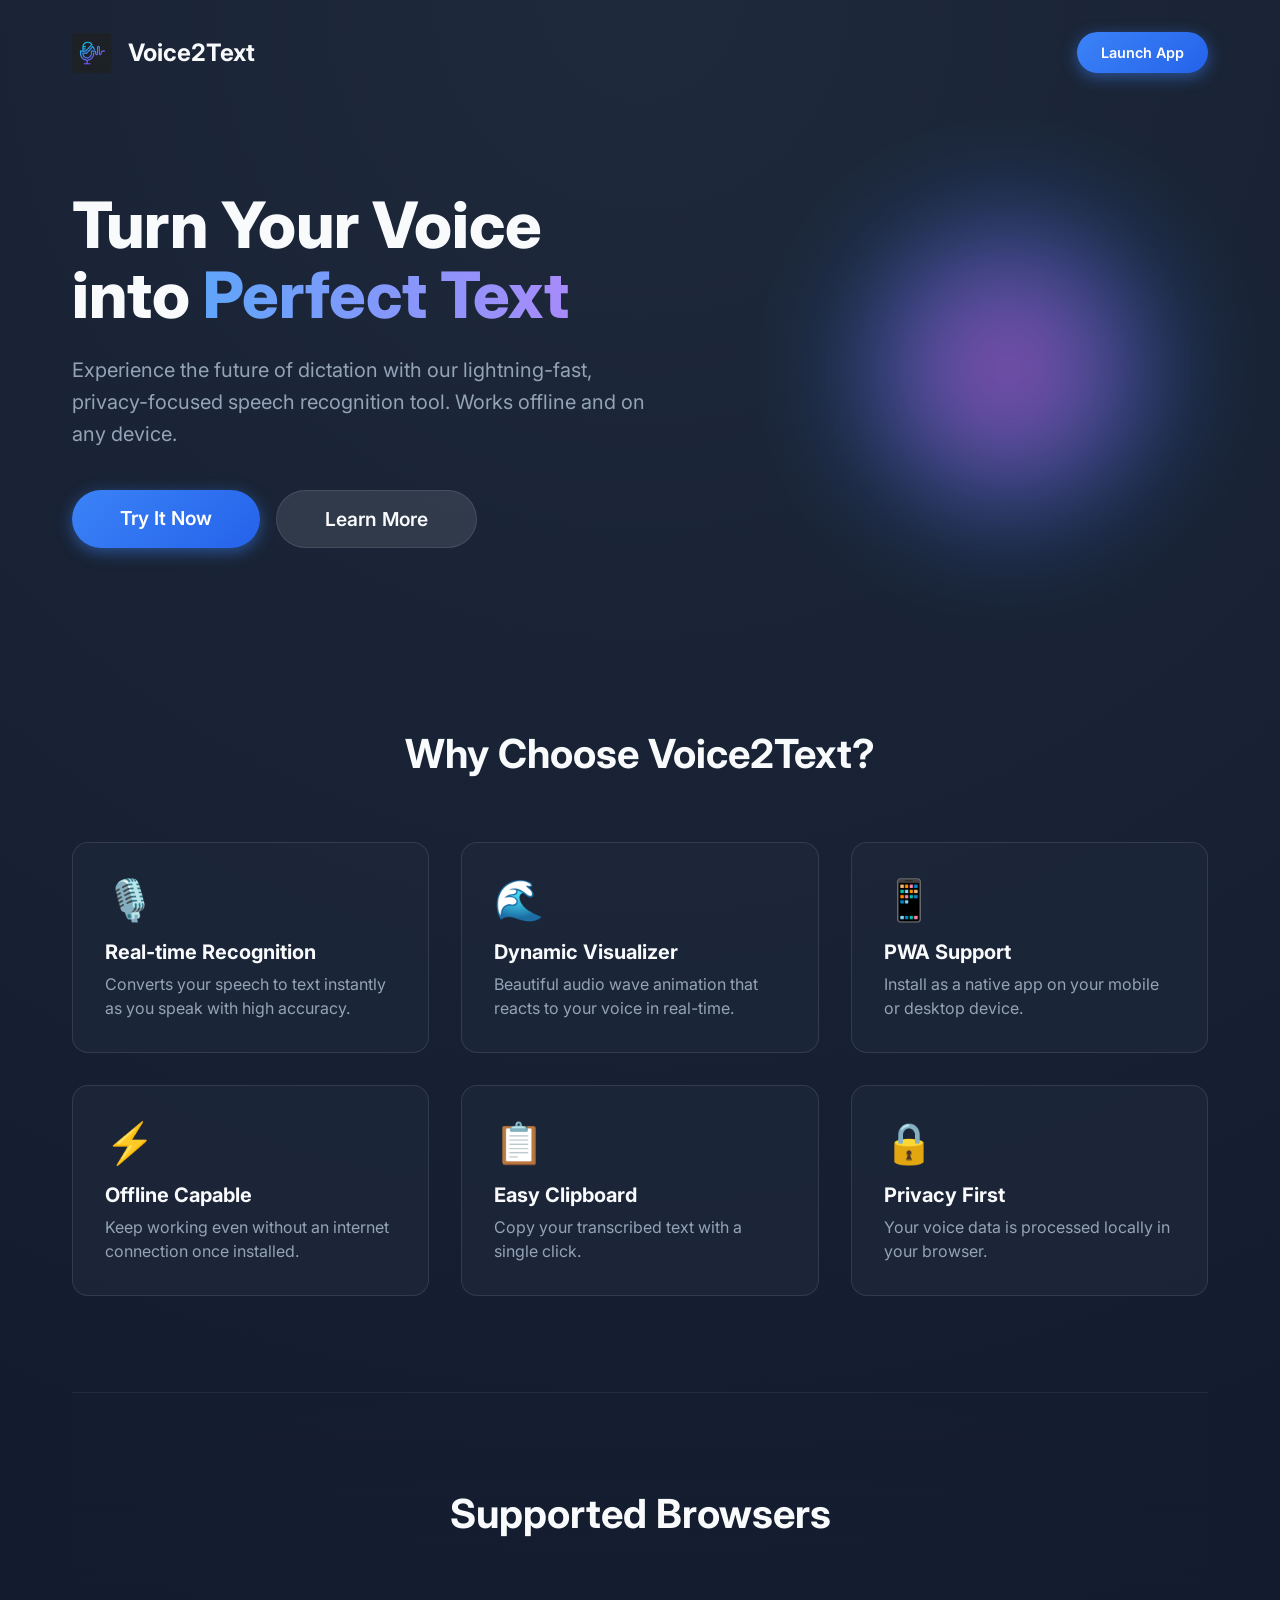
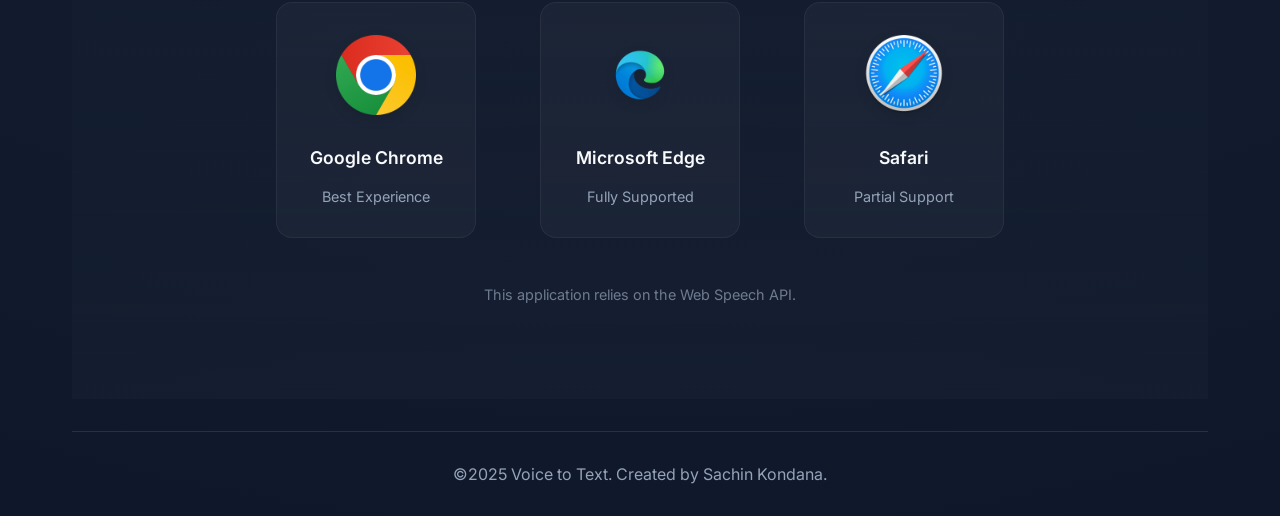
<file: index.html>
<!DOCTYPE html>
<html lang="en">

<head>
    <meta charset="UTF-8">
    <meta name="viewport" content="width=device-width, initial-scale=1.0">
    <title>Voice to Text - Convert Speech Instantly</title>
    <meta name="description"
        content="A modern, responsive web application that converts speech to text instantly using the Web Speech API.">

    <!-- Favicons -->
    <link rel="icon" type="image/x-icon" href="favicon.ico">
    <link rel="icon" type="image/png" sizes="16x16" href="favicon-16x16.png">
    <link rel="icon" type="image/png" sizes="32x32" href="favicon-32x32.png">
    <link rel="apple-touch-icon" sizes="180x180" href="apple-touch-icon.png">

    <!-- PWA Manifest -->
    <link rel="manifest" href="manifest.json">
    <link rel="sitemap" type="application/xml" href="/sitemap.xml">

    <!-- Stylesheets -->
    <link rel="stylesheet" href="style.css">
    <link rel="preconnect" href="https://fonts.googleapis.com">
    <link rel="preconnect" href="https://fonts.gstatic.com" crossorigin>
    <link href="https://fonts.googleapis.com/css2?family=Inter:wght@300;400;500;600;700&display=swap" rel="stylesheet">
</head>

<body>
    <div class="landing-container">
        <nav class="landing-nav">
            <div class="logo">
                <img src="logo.png" alt="Voice to Text Logo" class="nav-logo">
                <span>Voice2Text</span>
            </div>
            <a href="app.html" class="btn-primary small">Launch App</a>
        </nav>

        <main class="hero-section">
            <div class="hero-content">
                <h1>Turn Your Voice into <span class="gradient-text">Perfect Text</span></h1>
                <p class="hero-subtitle">Experience the future of dictation with our lightning-fast, privacy-focused
                    speech recognition tool. Works offline and on any device.</p>
                <div class="hero-actions">
                    <a href="app.html" class="btn-primary large">Try It Now</a>
                    <a href="#features" class="btn-secondary large">Learn More</a>
                </div>
            </div>
            <div class="hero-visual">
                <!-- Abstract visual representation of voice waves -->
                <div class="visual-circle c1"></div>
                <div class="visual-circle c2"></div>
                <div class="visual-circle c3"></div>
            </div>
        </main>

        <section id="features" class="features-section">
            <h2>Why Choose Voice2Text?</h2>
            <div class="features-grid">
                <div class="feature-card">
                    <div class="feature-icon">🎙️</div>
                    <h3>Real-time Recognition</h3>
                    <p>Converts your speech to text instantly as you speak with high accuracy.</p>
                </div>
                <div class="feature-card">
                    <div class="feature-icon">🌊</div>
                    <h3>Dynamic Visualizer</h3>
                    <p>Beautiful audio wave animation that reacts to your voice in real-time.</p>
                </div>
                <div class="feature-card">
                    <div class="feature-icon">📱</div>
                    <h3>PWA Support</h3>
                    <p>Install as a native app on your mobile or desktop device.</p>
                </div>
                <div class="feature-card">
                    <div class="feature-icon">⚡</div>
                    <h3>Offline Capable</h3>
                    <p>Keep working even without an internet connection once installed.</p>
                </div>
                <div class="feature-card">
                    <div class="feature-icon">📋</div>
                    <h3>Easy Clipboard</h3>
                    <p>Copy your transcribed text with a single click.</p>
                </div>
                <div class="feature-card">
                    <div class="feature-icon">🔒</div>
                    <h3>Privacy First</h3>
                    <p>Your voice data is processed locally in your browser.</p>
                </div>
            </div>
        </section>

        <section class="browsers-section">
            <h2>Supported Browsers</h2>
            <div class="browsers-grid">
                <div class="browser-card">
                    <div class="browser-icon">
                        <img src="chrome.png" alt="Google Chrome">
                    </div>
                    <h3>Google Chrome</h3>
                    <p>Best Experience</p>
                </div>
                <div class="browser-card">
                    <div class="browser-icon">
                        <img src="edge.png" alt="Microsoft Edge">
                    </div>
                    <h3>Microsoft Edge</h3>
                    <p>Fully Supported</p>
                </div>
                <div class="browser-card">
                    <div class="browser-icon">
                        <img src="safari.png" alt="Safari">
                    </div>
                    <h3>Safari</h3>
                    <p>Partial Support</p>
                </div>
            </div>
            <p class="browser-note">This application relies on the Web Speech API.</p>
        </section>

        <footer class="landing-footer">
            <p>&copy;2025 Voice to Text. Created by Sachin Kondana.</p>
        </footer>
    </div>
</body>

</html>
</file>
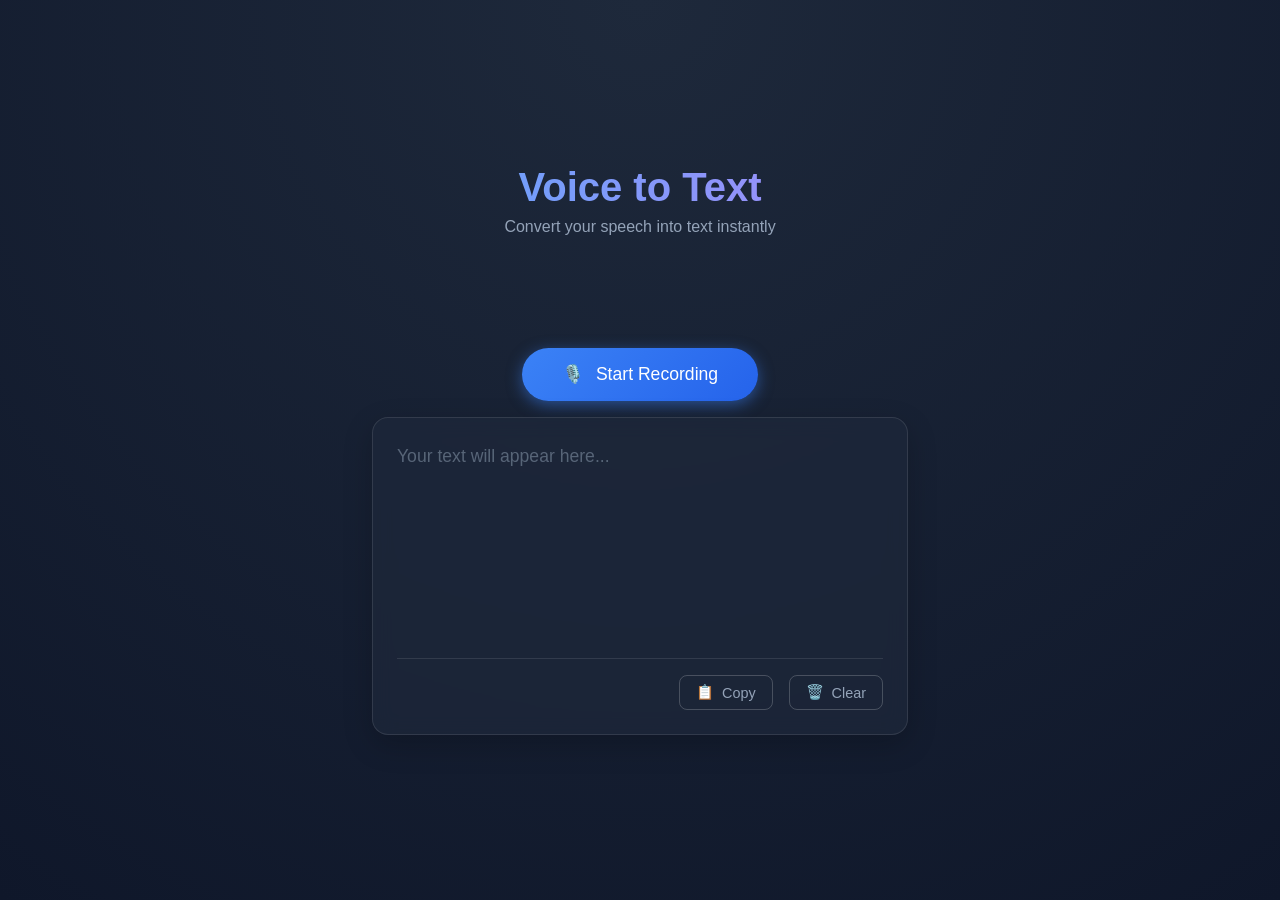
<file: app.html>
<!DOCTYPE html>
<html lang="en">

<head>
    <meta charset="UTF-8">
    <meta name="viewport" content="width=device-width, initial-scale=1.0">

    <!-- Apple PWA Meta Tags -->
    <meta name="apple-mobile-web-app-capable" content="yes">
    <meta name="apple-mobile-web-app-status-bar-style" content="black-translucent">
    <meta name="apple-mobile-web-app-title" content="Voice2Text">

    <!-- Favicons -->
    <link rel="icon" type="image/x-icon" href="favicon.ico">
    <link rel="icon" type="image/png" sizes="16x16" href="favicon-16x16.png">
    <link rel="icon" type="image/png" sizes="32x32" href="favicon-32x32.png">
    <link rel="apple-touch-icon" sizes="180x180" href="apple-touch-icon.png">

    <!-- PWA Manifest -->
    <link rel="manifest" href="manifest.json">
    <link rel="sitemap" type="application/xml" href="/sitemap.xml">

    <title>Voice to Text</title>

    <!-- Stylesheets -->
    <link rel="stylesheet" href="style.css">
</head>

<body>
    <div class="app-container">
        <header>
            <h1>Voice to Text</h1>
            <p>Convert your speech into text instantly</p>
        </header>

        <main>
            <div class="visualizer-container" id="visualizer">
                <div class="wave"></div>
                <div class="wave"></div>
                <div class="wave"></div>
                <div class="wave"></div>
                <div class="wave"></div>
            </div>

            <div class="controls">
                <button id="recordBtn" class="btn-record">
                    <span class="icon">🎙️</span>
                    <span class="text">Start Recording</span>
                </button>
            </div>

            <div class="output-container">
                <textarea id="transcript" placeholder="Your text will appear here..." readonly></textarea>
                <div class="actions">
                    <button id="copyBtn" class="btn-action" title="Copy to Clipboard">
                        <span class="icon">📋</span> Copy
                    </button>
                    <button id="clearBtn" class="btn-action" title="Clear Text">
                        <span class="icon">🗑️</span> Clear
                    </button>
                </div>
            </div>
        </main>
    </div>

    <script>
        if ('serviceWorker' in navigator) {
            window.addEventListener('load', () => {
                navigator.serviceWorker.register('./sw.js')
                    .then(registration => {
                        console.log('ServiceWorker registration successful with scope: ', registration.scope);
                    })
                    .catch(err => {
                        console.log('ServiceWorker registration failed: ', err);
                    });
            });
        }
    </script>
    <script src="script.js"></script>
</body>

</html>
</file>
<file: style.css>
:root {
    --bg-color: #0f172a;
    --card-bg: rgba(30, 41, 59, 0.7);
    --text-primary: #f8fafc;
    --text-secondary: #94a3b8;
    --accent-color: #3b82f6;
    --accent-glow: rgba(59, 130, 246, 0.5);
    --danger-color: #ef4444;
    --success-color: #22c55e;
    --font-family: 'Inter', sans-serif;
}

* {
    margin: 0;
    padding: 0;
    box-sizing: border-box;
}

body {
    font-family: var(--font-family);
    background-color: var(--bg-color);
    color: var(--text-primary);
    min-height: 100vh;
    display: flex;
    justify-content: center;
    align-items: center;
    overflow-x: hidden;
    background-image: radial-gradient(circle at 50% 0%, #1e293b 0%, #0f172a 100%);
}

.app-container {
    width: 100%;
    max-width: 600px;
    padding: 2rem;
    display: flex;
    flex-direction: column;
    gap: 2rem;
}

header {
    text-align: center;
}

header h1 {
    font-size: 2.5rem;
    font-weight: 600;
    margin-bottom: 0.5rem;
    background: linear-gradient(to right, #60a5fa, #a78bfa);
    background-clip: text;
    -webkit-background-clip: text;
    -webkit-text-fill-color: transparent;
}

header p {
    color: var(--text-secondary);
    font-size: 1rem;
}

/* Visualizer */
.visualizer-container {
    height: 80px;
    display: flex;
    justify-content: center;
    align-items: center;
    gap: 6px;
    opacity: 0;
    transition: opacity 0.3s ease;
}

.visualizer-container.active {
    opacity: 1;
}

.wave {
    width: 6px;
    height: 100%;
    background-color: var(--accent-color);
    border-radius: 10px;
    animation: wave 1s ease-in-out infinite;
}

.wave:nth-child(1) {
    animation-delay: 0.0s;
    height: 40%;
}

.wave:nth-child(2) {
    animation-delay: 0.1s;
    height: 70%;
}

.wave:nth-child(3) {
    animation-delay: 0.2s;
    height: 100%;
}

.wave:nth-child(4) {
    animation-delay: 0.3s;
    height: 70%;
}

.wave:nth-child(5) {
    animation-delay: 0.4s;
    height: 40%;
}

@keyframes wave {

    0%,
    100% {
        transform: scaleY(0.5);
    }

    50% {
        transform: scaleY(1.2);
    }
}

/* Controls */
.controls {
    display: flex;
    justify-content: center;
    margin-bottom: 1rem;
}

.btn-record {
    background: linear-gradient(135deg, var(--accent-color), #2563eb);
    border: none;
    border-radius: 50px;
    padding: 1rem 2.5rem;
    color: white;
    font-size: 1.1rem;
    font-weight: 500;
    cursor: pointer;
    display: flex;
    align-items: center;
    gap: 0.75rem;
    box-shadow: 0 4px 15px var(--accent-glow);
    transition: all 0.3s ease;
}

.btn-record:hover {
    transform: translateY(-2px);
    box-shadow: 0 6px 20px var(--accent-glow);
}

.btn-record.recording {
    background: linear-gradient(135deg, var(--danger-color), #dc2626);
    box-shadow: 0 4px 15px rgba(239, 68, 68, 0.5);
    animation: pulse 2s infinite;
}

@keyframes pulse {
    0% {
        box-shadow: 0 0 0 0 rgba(239, 68, 68, 0.7);
    }

    70% {
        box-shadow: 0 0 0 15px rgba(239, 68, 68, 0);
    }

    100% {
        box-shadow: 0 0 0 0 rgba(239, 68, 68, 0);
    }
}

/* Output Area */
.output-container {
    background-color: var(--card-bg);
    backdrop-filter: blur(10px);
    border: 1px solid rgba(255, 255, 255, 0.1);
    border-radius: 16px;
    padding: 1.5rem;
    display: flex;
    flex-direction: column;
    gap: 1rem;
    box-shadow: 0 10px 30px rgba(0, 0, 0, 0.2);
}

textarea {
    width: 100%;
    height: 200px;
    background: transparent;
    border: none;
    color: var(--text-primary);
    font-size: 1.1rem;
    line-height: 1.6;
    resize: none;
    outline: none;
    font-family: var(--font-family);
}

textarea::placeholder {
    color: rgba(148, 163, 184, 0.5);
}

.actions {
    display: flex;
    justify-content: flex-end;
    gap: 1rem;
    border-top: 1px solid rgba(255, 255, 255, 0.1);
    padding-top: 1rem;
}

.btn-action {
    background: transparent;
    border: 1px solid rgba(255, 255, 255, 0.2);
    color: var(--text-secondary);
    padding: 0.5rem 1rem;
    border-radius: 8px;
    cursor: pointer;
    display: flex;
    align-items: center;
    gap: 0.5rem;
    font-size: 0.9rem;
    transition: all 0.2s ease;
}

.btn-action:hover {
    background: rgba(255, 255, 255, 0.1);
    color: var(--text-primary);
    border-color: rgba(255, 255, 255, 0.3);
}

/* Landing Page Styles */
.landing-container {
    width: 100%;
    max-width: 1200px;
    margin: 0 auto;
    padding: 0 2rem;
    display: flex;
    flex-direction: column;
    min-height: 100vh;
}

.landing-nav {
    display: flex;
    justify-content: space-between;
    align-items: center;
    padding: 2rem 0;
}

.logo {
    display: flex;
    align-items: center;
    gap: 1rem;
    font-size: 1.5rem;
    font-weight: 700;
    color: var(--text-primary);
}

.nav-logo {
    width: 40px;
    height: 40px;
}

.btn-primary {
    background: linear-gradient(135deg, var(--accent-color), #2563eb);
    color: white;
    text-decoration: none;
    border-radius: 50px;
    font-weight: 600;
    transition: all 0.3s ease;
    box-shadow: 0 4px 15px var(--accent-glow);
}

.btn-primary:hover {
    transform: translateY(-2px);
    box-shadow: 0 6px 20px var(--accent-glow);
}

.btn-primary.small {
    padding: 0.75rem 1.5rem;
    font-size: 0.9rem;
}

.btn-primary.large {
    padding: 1rem 3rem;
    font-size: 1.2rem;
}

.btn-secondary {
    background: rgba(255, 255, 255, 0.1);
    color: var(--text-primary);
    text-decoration: none;
    border-radius: 50px;
    font-weight: 600;
    transition: all 0.3s ease;
    border: 1px solid rgba(255, 255, 255, 0.1);
}

.btn-secondary:hover {
    background: rgba(255, 255, 255, 0.2);
    transform: translateY(-2px);
}

.btn-secondary.large {
    padding: 1rem 3rem;
    font-size: 1.2rem;
}

.hero-section {
    display: flex;
    align-items: center;
    justify-content: space-between;
    padding: 4rem 0;
    flex: 1;
    position: relative;
}

.hero-content {
    max-width: 600px;
    z-index: 10;
}

.hero-content h1 {
    font-size: 4rem;
    line-height: 1.1;
    margin-bottom: 1.5rem;
    font-weight: 800;
}

.gradient-text {
    background: linear-gradient(to right, #60a5fa, #a78bfa);
    background-clip: text;
    -webkit-background-clip: text;
    -webkit-text-fill-color: transparent;
}

.hero-subtitle {
    font-size: 1.25rem;
    color: var(--text-secondary);
    margin-bottom: 2.5rem;
    line-height: 1.6;
}

.hero-actions {
    display: flex;
    gap: 1rem;
}

.hero-visual {
    position: relative;
    width: 400px;
    height: 400px;
    display: flex;
    justify-content: center;
    align-items: center;
}

.visual-circle {
    position: absolute;
    border-radius: 50%;
    background: var(--accent-color);
    filter: blur(60px);
    opacity: 0.4;
    animation: float 6s ease-in-out infinite;
}

.c1 {
    width: 300px;
    height: 300px;
    background: #3b82f6;
    animation-delay: 0s;
}

.c2 {
    width: 200px;
    height: 200px;
    background: #8b5cf6;
    animation-delay: -2s;
}

.c3 {
    width: 150px;
    height: 150px;
    background: #ec4899;
    animation-delay: -4s;
}

@keyframes float {

    0%,
    100% {
        transform: translate(0, 0) scale(1);
    }

    33% {
        transform: translate(30px, -50px) scale(1.1);
    }

    66% {
        transform: translate(-20px, 20px) scale(0.9);
    }
}

.features-section {
    padding: 6rem 0;
}

.features-section h2 {
    text-align: center;
    font-size: 2.5rem;
    margin-bottom: 4rem;
    color: var(--text-primary);
}

.features-grid {
    display: grid;
    grid-template-columns: repeat(auto-fit, minmax(300px, 1fr));
    gap: 2rem;
}

.feature-card {
    background: var(--card-bg);
    padding: 2rem;
    border-radius: 16px;
    border: 1px solid rgba(255, 255, 255, 0.1);
    transition: transform 0.3s ease;
}

.feature-card:hover {
    transform: translateY(-5px);
    background: rgba(30, 41, 59, 0.9);
}

.feature-icon {
    font-size: 2.5rem;
    margin-bottom: 1rem;
}

.feature-card h3 {
    font-size: 1.25rem;
    margin-bottom: 0.5rem;
    color: var(--text-primary);
}

.feature-card p {
    color: var(--text-secondary);
    line-height: 1.5;
}

.landing-footer {
    text-align: center;
    padding: 2rem 0;
    color: var(--text-secondary);
    border-top: 1px solid rgba(255, 255, 255, 0.1);
    margin-top: 2rem;
}

@media (max-width: 1024px) {
    .landing-container {
        padding: 0 1.5rem;
    }

    .hero-content h1 {
        font-size: 3.5rem;
    }
}

@media (max-width: 768px) {
    .landing-nav {
        flex-direction: column;
        gap: 1rem;
    }

    .hero-section {
        flex-direction: column;
        text-align: center;
        padding: 2rem 0;
    }

    .hero-content h1 {
        font-size: 2.5rem;
    }

    .hero-subtitle {
        font-size: 1.1rem;
    }

    .hero-actions {
        justify-content: center;
        flex-direction: column;
        width: 100%;
        max-width: 300px;
        margin: 0 auto;
    }

    .btn-primary.large,
    .btn-secondary.large {
        width: 100%;
        padding: 1rem;
    }

    .hero-visual {
        display: none;
    }

    .features-section {
        padding: 4rem 0;
    }

    .features-section h2 {
        font-size: 2rem;
        margin-bottom: 3rem;
    }

    .browsers-section {
        padding: 4rem 0;
    }

    .browsers-grid {
        gap: 2rem;
    }
}

@media (max-width: 480px) {
    .hero-content h1 {
        font-size: 2rem;
    }

    .features-grid {
        grid-template-columns: 1fr;
    }

    .browser-card {
        width: 100%;
        max-width: 280px;
    }
}

/* Browser Section Styles */
.browsers-section {
    padding: 6rem 0;
    text-align: center;
    background: linear-gradient(180deg, rgba(15, 23, 42, 0) 0%, rgba(30, 41, 59, 0.3) 100%);
    border-top: 1px solid rgba(255, 255, 255, 0.05);
}

.browsers-section h2 {
    font-size: 2.5rem;
    margin-bottom: 4rem;
    color: var(--text-primary);
}

.browsers-grid {
    display: flex;
    justify-content: center;
    gap: 4rem;
    flex-wrap: wrap;
    margin-bottom: 3rem;
}

.browser-card {
    display: flex;
    flex-direction: column;
    align-items: center;
    gap: 1rem;
    padding: 2rem;
    border-radius: 16px;
    background: rgba(255, 255, 255, 0.03);
    border: 1px solid rgba(255, 255, 255, 0.05);
    transition: all 0.3s ease;
    width: 200px;
}

.browser-card:hover {
    transform: translateY(-5px);
    background: rgba(255, 255, 255, 0.05);
    border-color: rgba(255, 255, 255, 0.1);
}

.browser-icon {
    width: 80px;
    height: 80px;
    display: flex;
    justify-content: center;
    align-items: center;
    margin-bottom: 1rem;
    transition: all 0.3s ease;
    filter: drop-shadow(0 4px 6px rgba(0, 0, 0, 0.1));
}

.browser-card:hover .browser-icon {
    transform: scale(1.1);
    filter: drop-shadow(0 8px 12px rgba(0, 0, 0, 0.2));
}

.browser-icon img {
    width: 100%;
    height: 100%;
    object-fit: contain;
}

.browser-card h3 {
    font-size: 1.1rem;
    color: var(--text-primary);
    font-weight: 600;
    margin-bottom: 0.25rem;
}

.browser-card p {
    font-size: 0.9rem;
    color: var(--text-secondary);
}

.browser-note {
    margin-top: 3rem;
    color: var(--text-secondary);
    font-size: 0.9rem;
    opacity: 0.7;
    max-width: 600px;
    margin-left: auto;
    margin-right: auto;
}
</file>
